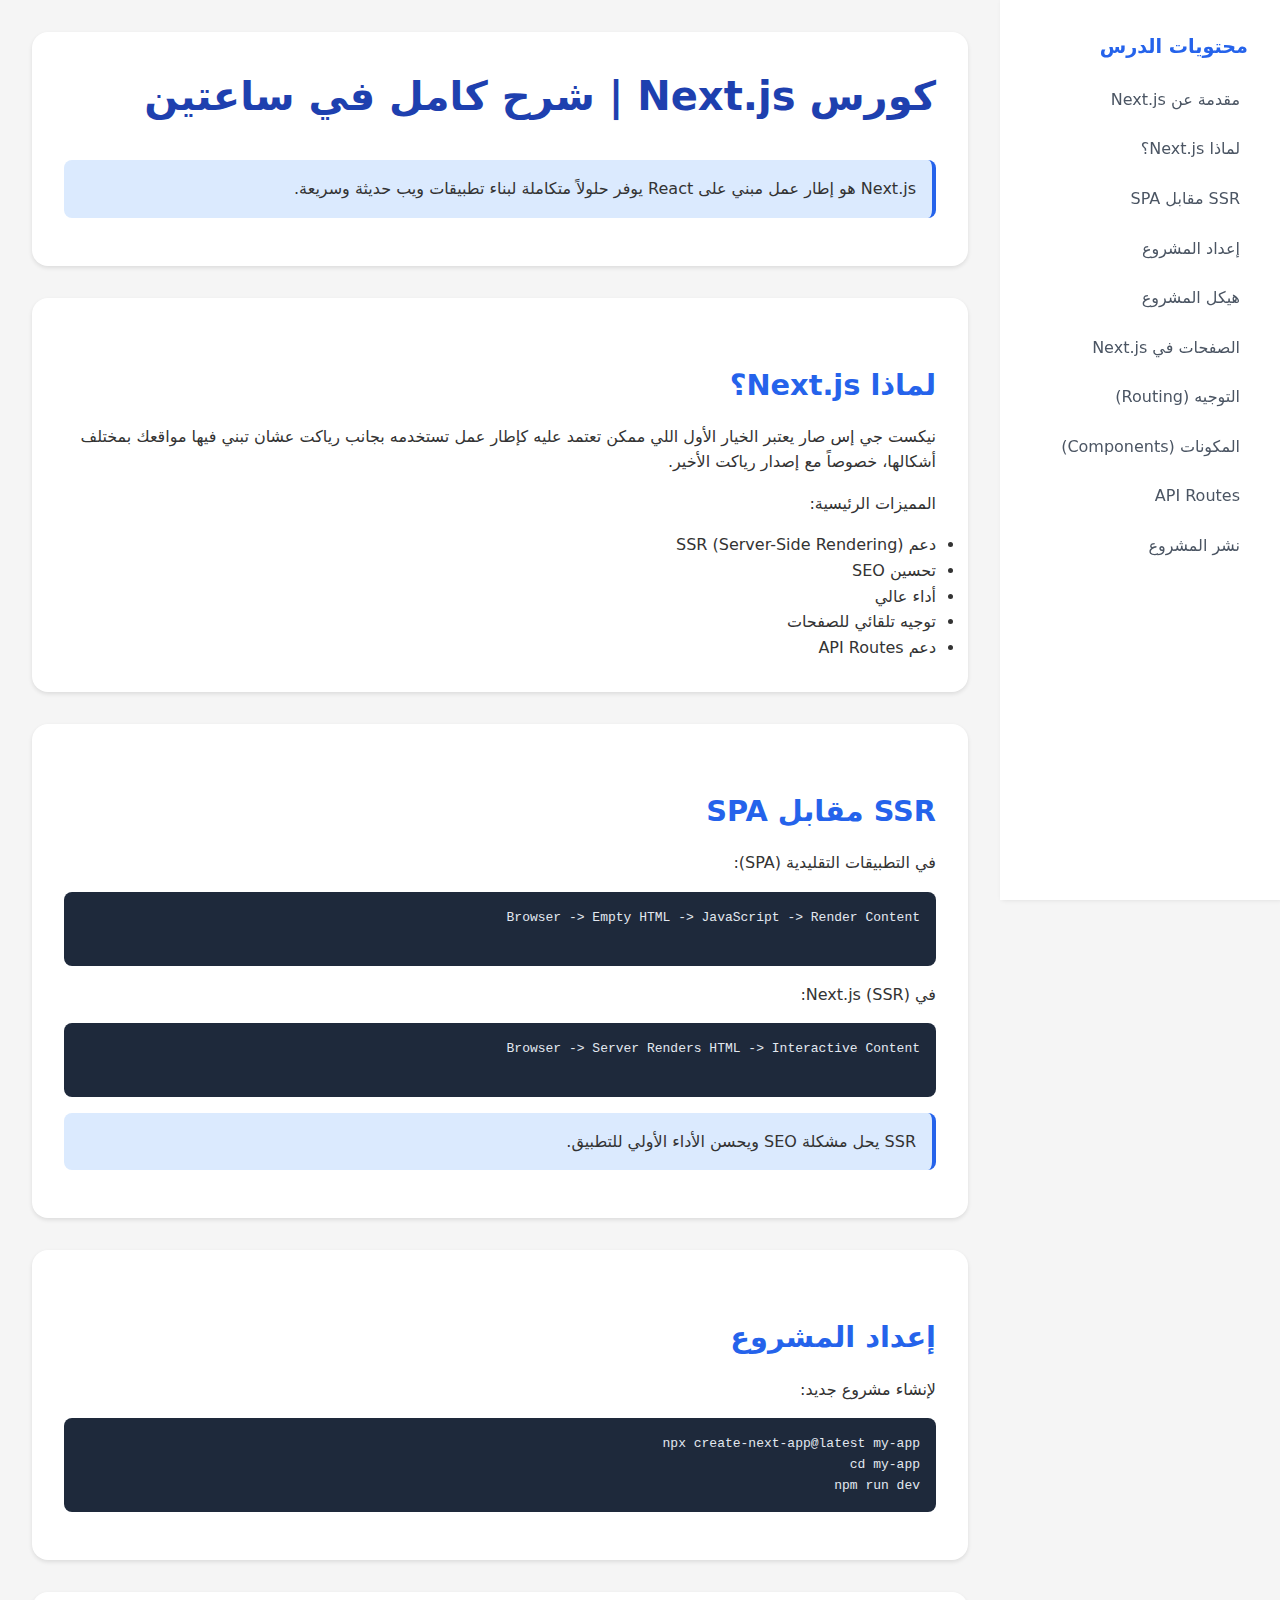
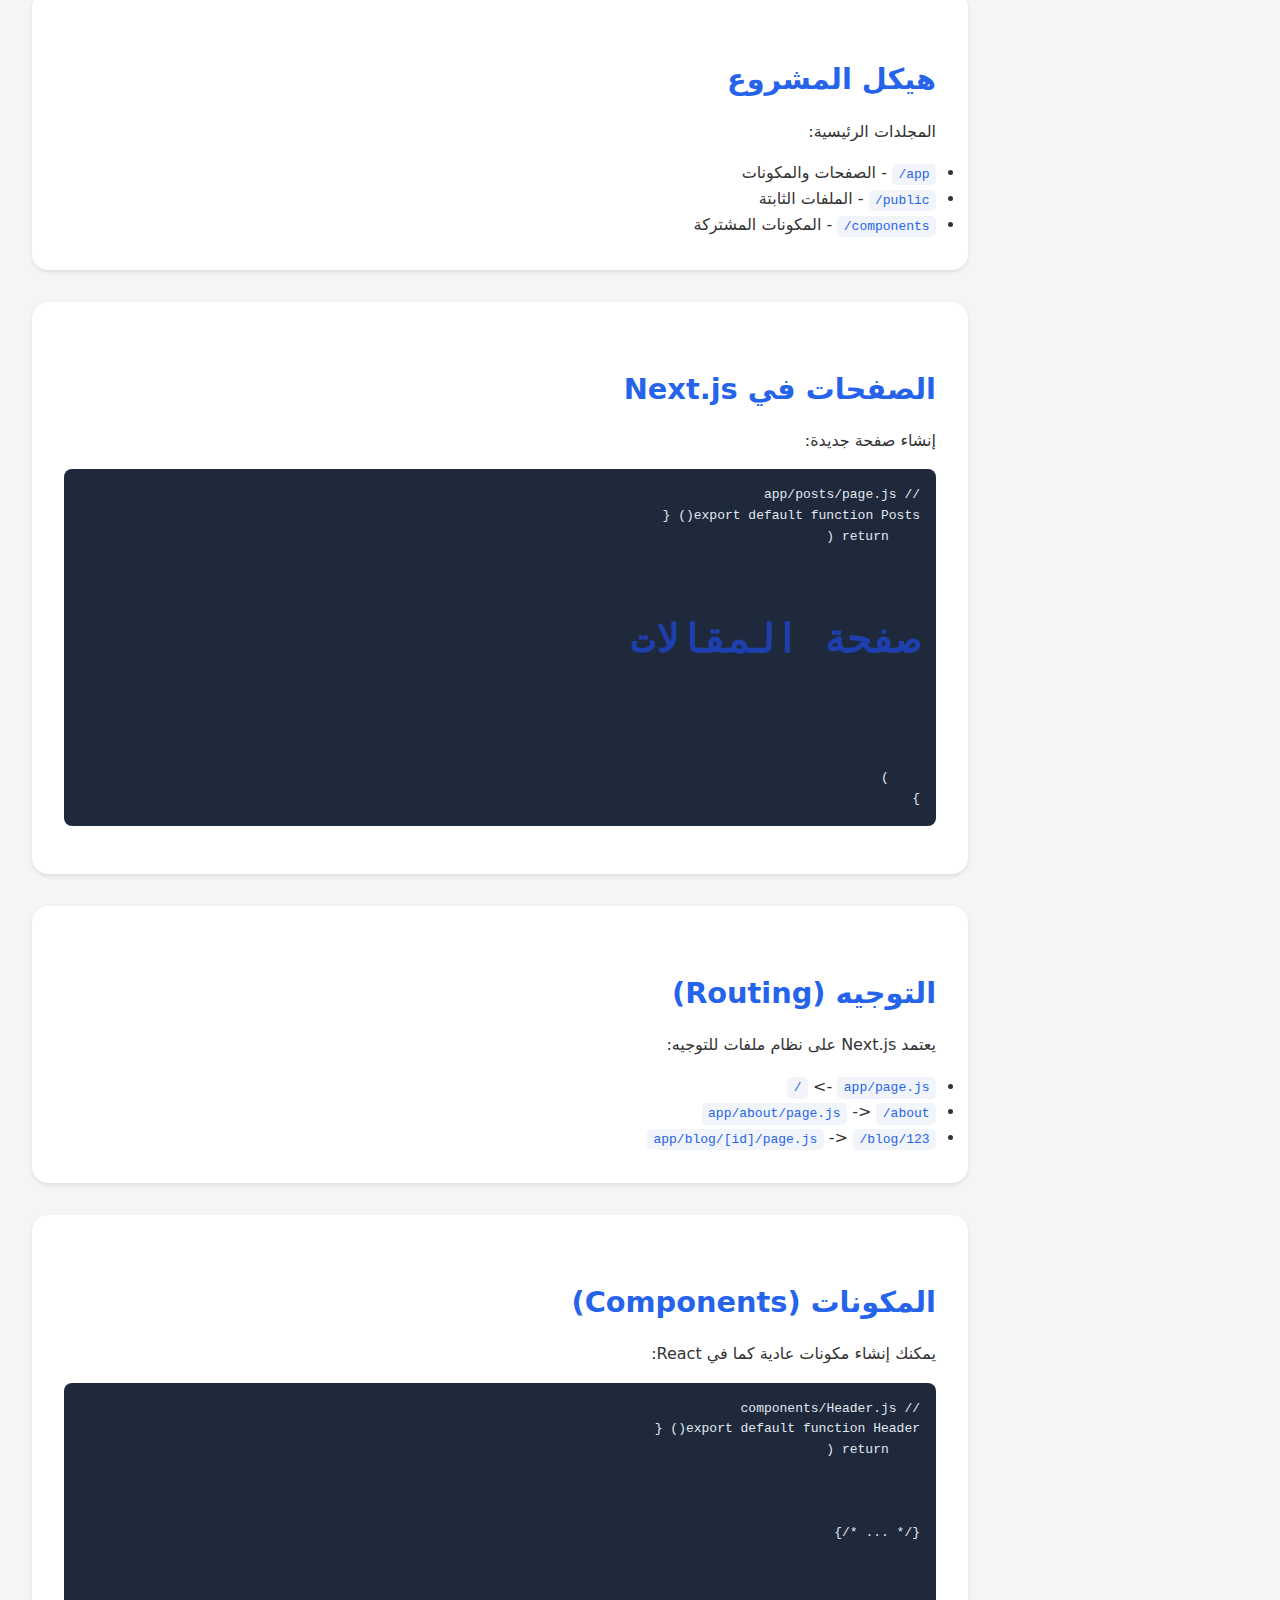
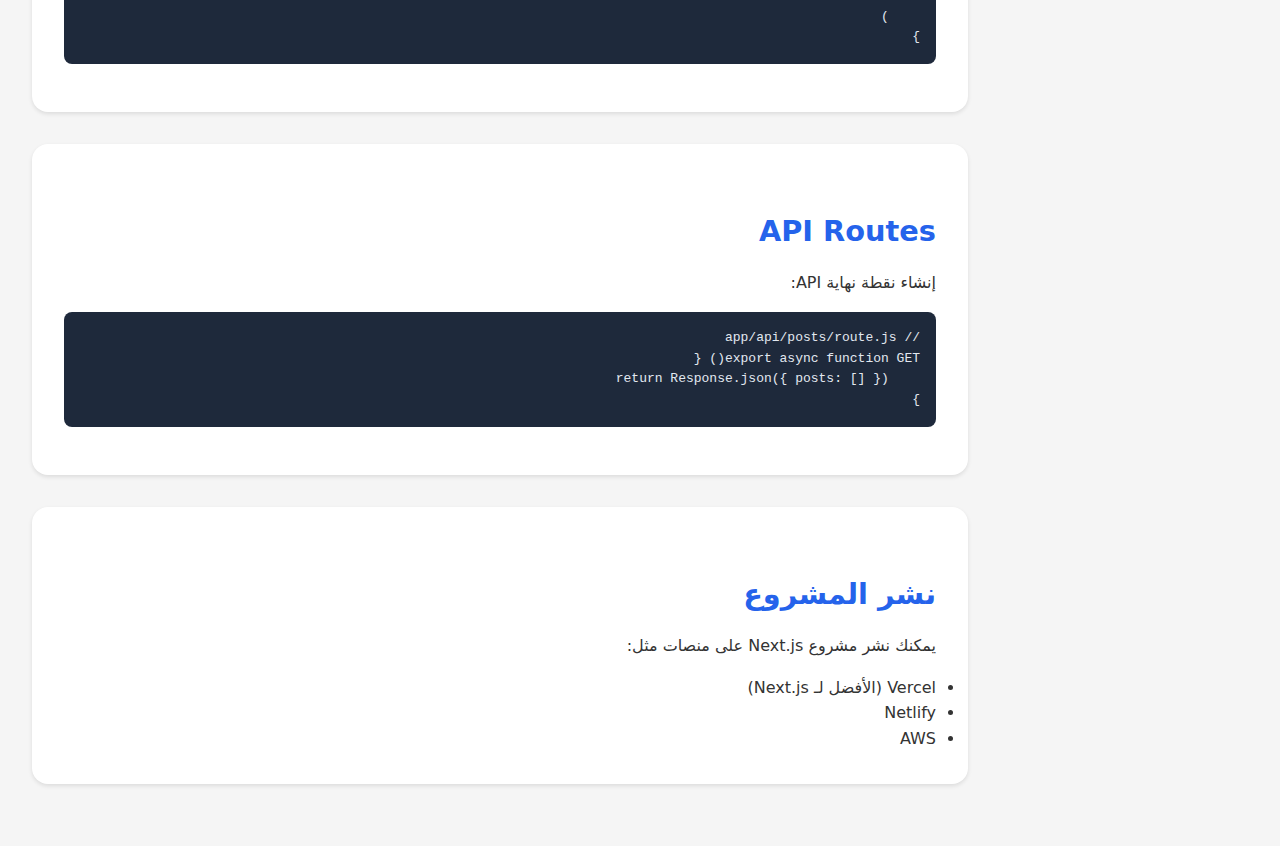
<file: nextjs-lesson.html>
<!DOCTYPE html>
<html lang="ar" dir="rtl">
<head>
    <meta charset="UTF-8">
    <meta name="viewport" content="width=device-width, initial-scale=1.0">
    <title>كورس Next.js | شرح كامل في ساعتين</title>
    <style>
        * {
            margin: 0;
            padding: 0;
            box-sizing: border-box;
        }

        body {
            font-family: system-ui, -apple-system, sans-serif;
            line-height: 1.6;
            color: #333;
            background: #f5f5f5;
        }

        .container {
            display: flex;
            min-height: 100vh;
        }

        .sidebar {
            width: 280px;
            background: #fff;
            padding: 2rem;
            position: fixed;
            height: 100vh;
            overflow-y: auto;
            box-shadow: 2px 0 5px rgba(0,0,0,0.1);
        }

        .content {
            flex: 1;
            margin-right: 280px;
            padding: 2rem;
            max-width: 1200px;
        }

        .sidebar h3 {
            color: #2563eb;
            margin-bottom: 1rem;
            font-size: 1.2rem;
        }

        .nav-list {
            list-style: none;
        }

        .nav-list li {
            margin-bottom: 0.5rem;
        }

        .nav-list a {
            color: #4b5563;
            text-decoration: none;
            display: block;
            padding: 0.5rem;
            border-radius: 0.5rem;
            transition: all 0.3s ease;
        }

        .nav-list a:hover {
            background: #f3f4f6;
            color: #2563eb;
        }

        .section {
            background: #fff;
            padding: 2rem;
            border-radius: 1rem;
            margin-bottom: 2rem;
            box-shadow: 0 2px 4px rgba(0,0,0,0.1);
        }

        h1 {
            color: #1e40af;
            margin-bottom: 2rem;
            font-size: 2.5rem;
        }

        h2 {
            color: #2563eb;
            margin: 2rem 0 1rem;
            font-size: 1.8rem;
        }

        p {
            margin-bottom: 1rem;
        }

        code {
            background: #f1f5f9;
            padding: 0.2rem 0.4rem;
            border-radius: 0.3rem;
            font-family: monospace;
            color: #2563eb;
        }

        pre {
            background: #1e293b;
            color: #e2e8f0;
            padding: 1rem;
            border-radius: 0.5rem;
            overflow-x: auto;
            margin: 1rem 0;
        }

        .highlight {
            background: #dbeafe;
            padding: 1rem;
            border-right: 4px solid #2563eb;
            border-radius: 0.5rem;
            margin: 1rem 0;
        }
    </style>
</head>
<body>
    <div class="container">
        <aside class="sidebar">
            <h3>محتويات الدرس</h3>
            <ul class="nav-list">
                <li><a href="#intro">مقدمة عن Next.js</a></li>
                <li><a href="#why-next">لماذا Next.js؟</a></li>
                <li><a href="#ssr-vs-spa">SSR مقابل SPA</a></li>
                <li><a href="#setup">إعداد المشروع</a></li>
                <li><a href="#project-structure">هيكل المشروع</a></li>
                <li><a href="#pages">الصفحات في Next.js</a></li>
                <li><a href="#routing">التوجيه (Routing)</a></li>
                <li><a href="#components">المكونات (Components)</a></li>
                <li><a href="#api">API Routes</a></li>
                <li><a href="#deployment">نشر المشروع</a></li>
            </ul>
        </aside>

        <main class="content">
            <section class="section" id="intro">
                <h1>كورس Next.js | شرح كامل في ساعتين</h1>
                <div class="highlight">
                    Next.js هو إطار عمل مبني على React يوفر حلولاً متكاملة لبناء تطبيقات ويب حديثة وسريعة.
                </div>
            </section>

            <section class="section" id="why-next">
                <h2>لماذا Next.js؟</h2>
                <p>نيكست جي إس صار يعتبر الخيار الأول اللي ممكن تعتمد عليه كإطار عمل تستخدمه بجانب رياكت عشان تبني فيها مواقعك بمختلف أشكالها، خصوصاً مع إصدار رياكت الأخير.</p>
                <p>المميزات الرئيسية:</p>
                <ul>
                    <li>دعم SSR (Server-Side Rendering)</li>
                    <li>تحسين SEO</li>
                    <li>أداء عالي</li>
                    <li>توجيه تلقائي للصفحات</li>
                    <li>دعم API Routes</li>
                </ul>
            </section>

            <section class="section" id="ssr-vs-spa">
                <h2>SSR مقابل SPA</h2>
                <p>في التطبيقات التقليدية (SPA):</p>
                <pre>
Browser -> Empty HTML -> JavaScript -> Render Content
                </pre>
                <p>في Next.js (SSR):</p>
                <pre>
Browser -> Server Renders HTML -> Interactive Content
                </pre>
                <div class="highlight">
                    SSR يحل مشكلة SEO ويحسن الأداء الأولي للتطبيق.
                </div>
            </section>

            <section class="section" id="setup">
                <h2>إعداد المشروع</h2>
                <p>لإنشاء مشروع جديد:</p>
                <pre>
npx create-next-app@latest my-app
cd my-app
npm run dev</pre>
            </section>

            <section class="section" id="project-structure">
                <h2>هيكل المشروع</h2>
                <p>المجلدات الرئيسية:</p>
                <ul>
                    <li><code>app/</code> - الصفحات والمكونات</li>
                    <li><code>public/</code> - الملفات الثابتة</li>
                    <li><code>components/</code> - المكونات المشتركة</li>
                </ul>
            </section>

            <section class="section" id="pages">
                <h2>الصفحات في Next.js</h2>
                <p>إنشاء صفحة جديدة:</p>
                <pre>
// app/posts/page.js
export default function Posts() {
    return (
        <div>
            <h1>صفحة المقالات</h1>
        </div>
    )
}</pre>
            </section>

            <section class="section" id="routing">
                <h2>التوجيه (Routing)</h2>
                <p>يعتمد Next.js على نظام ملفات للتوجيه:</p>
                <ul>
                    <li><code>app/page.js</code> -> <code>/</code></li>
                    <li><code>app/about/page.js</code> -> <code>/about</code></li>
                    <li><code>app/blog/[id]/page.js</code> -> <code>/blog/123</code></li>
                </ul>
            </section>

            <section class="section" id="components">
                <h2>المكونات (Components)</h2>
                <p>يمكنك إنشاء مكونات عادية كما في React:</p>
                <pre>
// components/Header.js
export default function Header() {
    return (
        <header>
            <nav>{/* ... */}</nav>
        </header>
    )
}</pre>
            </section>

            <section class="section" id="api">
                <h2>API Routes</h2>
                <p>إنشاء نقطة نهاية API:</p>
                <pre>
// app/api/posts/route.js
export async function GET() {
    return Response.json({ posts: [] })
}</pre>
            </section>

            <section class="section" id="deployment">
                <h2>نشر المشروع</h2>
                <p>يمكنك نشر مشروع Next.js على منصات مثل:</p>
                <ul>
                    <li>Vercel (الأفضل لـ Next.js)</li>
                    <li>Netlify</li>
                    <li>AWS</li>
                </ul>
            </section>
        </main>
    </div>

    <script>
        // Smooth scrolling for anchor links
        document.querySelectorAll('a[href^="#"]').forEach(anchor => {
            anchor.addEventListener('click', function (e) {
                e.preventDefault();
                document.querySelector(this.getAttribute('href')).scrollIntoView({
                    behavior: 'smooth'
                });
            });
        });

        // Highlight active section in sidebar
        const sections = document.querySelectorAll('.section');
        const navLinks = document.querySelectorAll('.nav-list a');

        window.addEventListener('scroll', () => {
            let current = '';
            sections.forEach(section => {
                const sectionTop = section.offsetTop;
                const sectionHeight = section.clientHeight;
                if (window.scrollY >= sectionTop - 200) {
                    current = section.getAttribute('id');
                }
            });

            navLinks.forEach(link => {
                link.style.background = '';
                link.style.color = '';
                if (link.getAttribute('href').slice(1) === current) {
                    link.style.background = '#f3f4f6';
                    link.style.color = '#2563eb';
                }
            });
        });
    </script>
</body>
</html>
</file>
